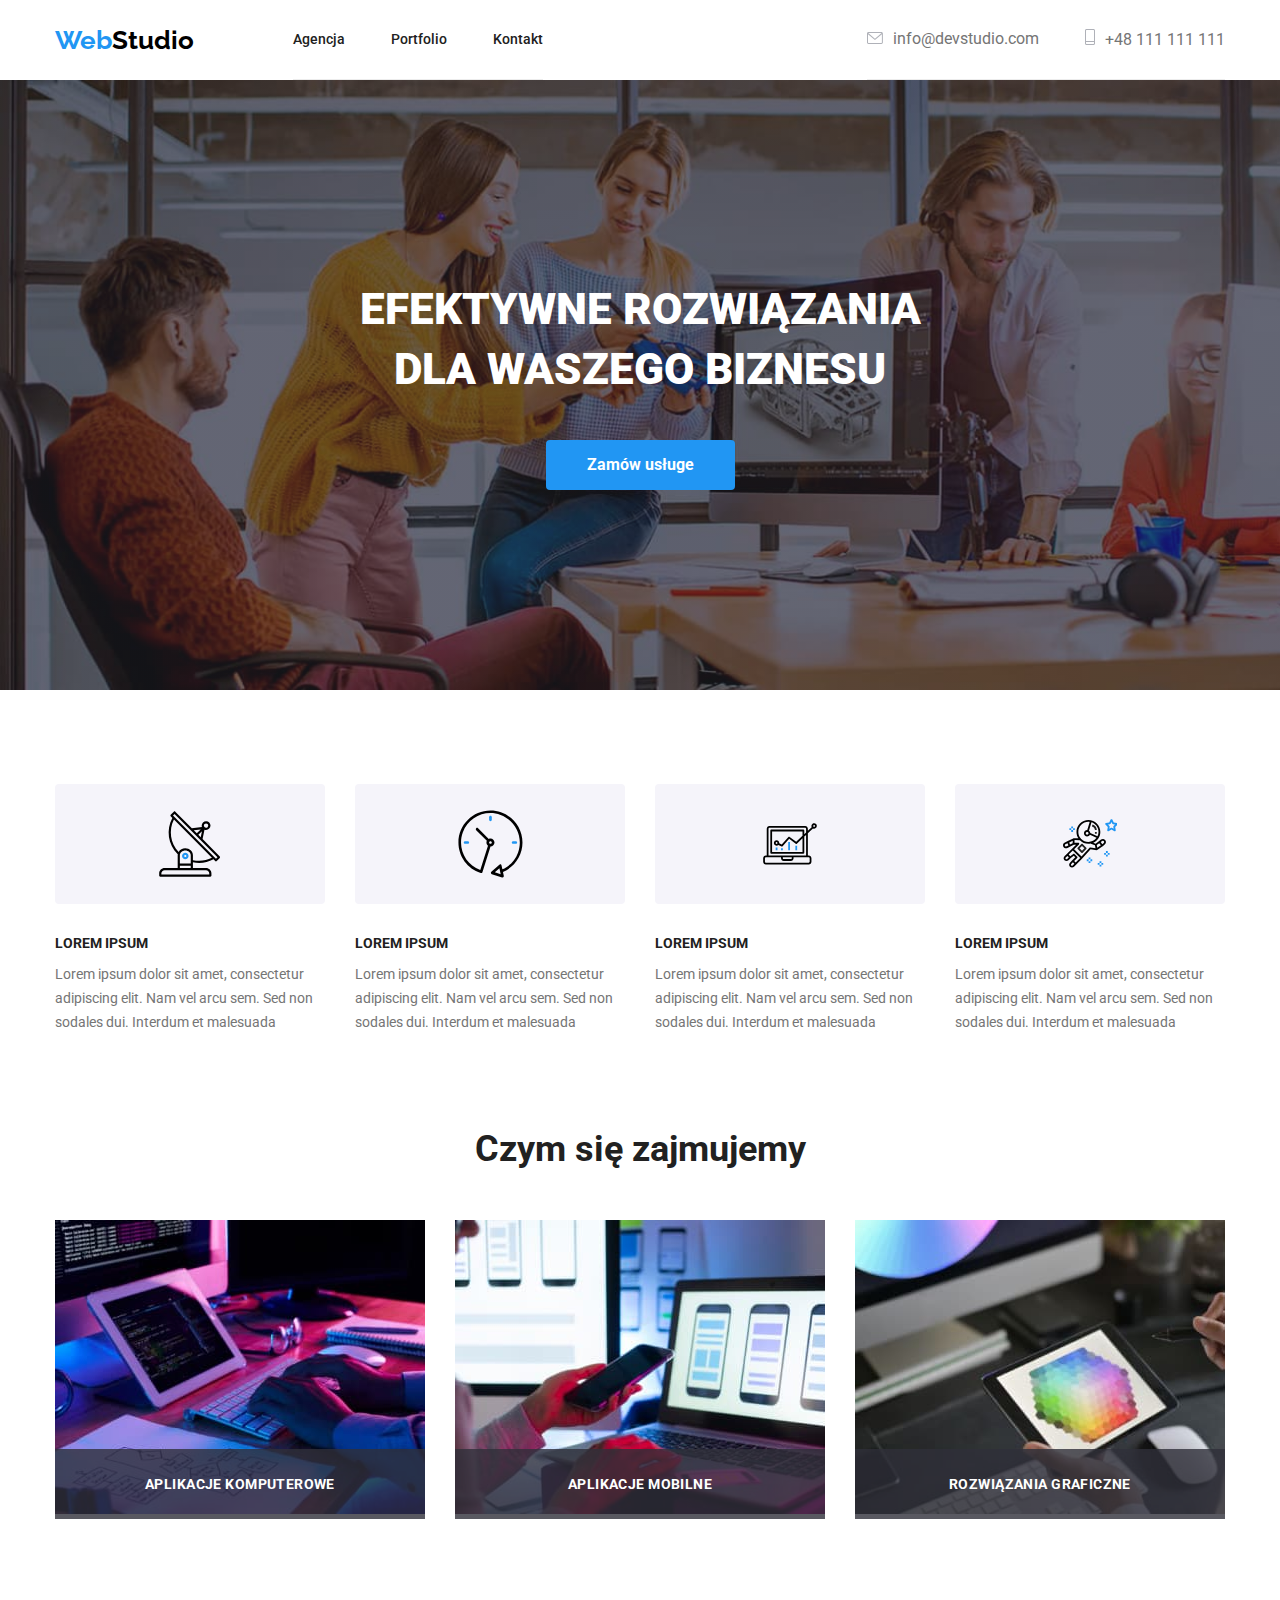
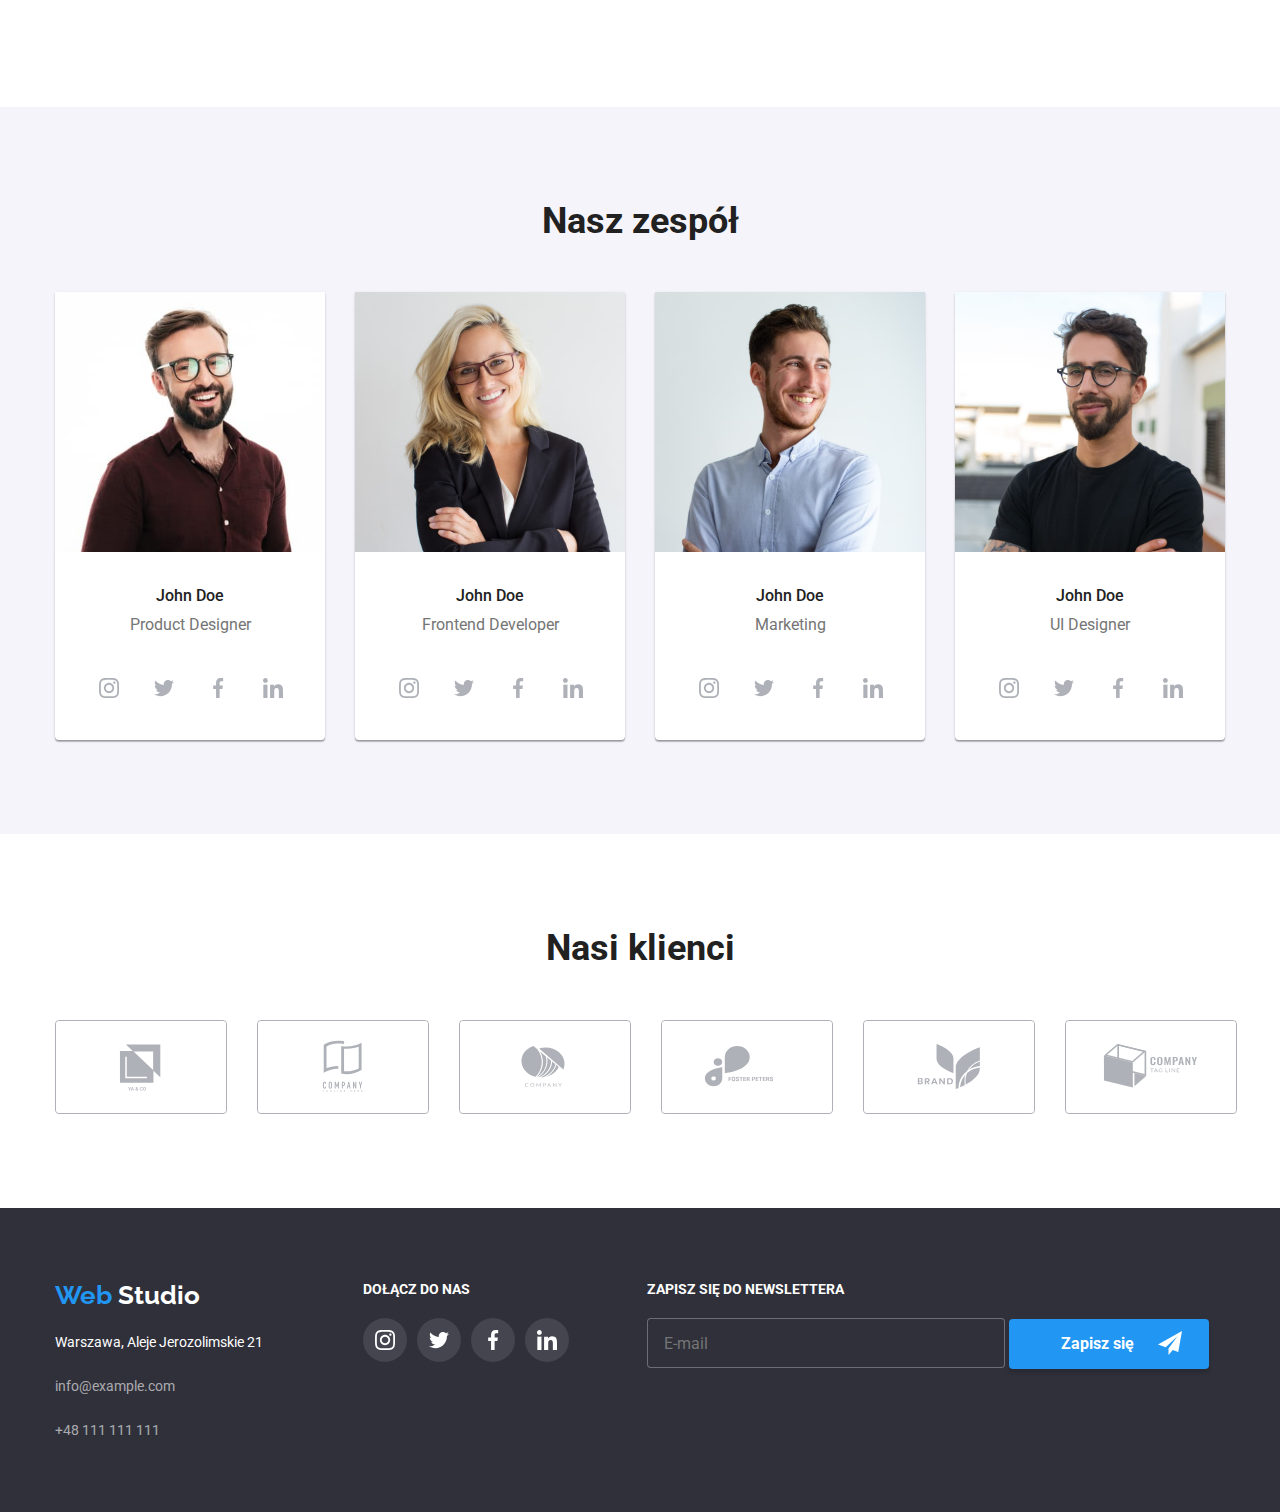
<file: index.html>
<!DOCTYPE html>
<html lang="pl">
  <head>
    <meta charset="UTF-8" />
    <meta http-equiv="X-UA-Compatible" content="IE=edge" />
    <meta name="viewport" content="width=device-width, initial-scale=1.0" />
    <title>Document</title>
    <link
      rel="stylesheet"
      href="https://cdnjs.cloudflare.com/ajax/libs/modern-normalize/1.0.0/modern-normalize.min.css"
    />
    <link rel="preconnect" href="https://fonts.googleapis.com" />
    <link rel="preconnect" href="https://fonts.gstatic.com" crossorigin />
    <link
      href="https://fonts.googleapis.com/css2?family=Raleway:wght@700&family=Roboto:wght@400;500;700;900&display=swap"
      rel="stylesheet"
    />
    <link rel="stylesheet" href="./css/main.css" />
  </head>
  <body>
    <header>
      <div class="container">
        <div class="header">
          <nav class="header-content">
            <a class="webstudio" href="./index.html"
              ><span class="webstudio__logo">Web</span
              ><span class="webstudio__logo2">Studio</span></a
            >
            <ul class="header-nav">
              <li>
                <a class="header-nav__link" href="./index.html">Agencja</a>
              </li>
              <li>
                <a class="header-nav__link" href="./portfolio.html"
                  >Portfolio</a
                >
              </li>
              <li>
                <a class="header-nav__link" href="/kontakt">Kontakt</a>
              </li>
            </ul>
          </nav>
          <ul class="header-nav">
            <li>
              <a class="header-nav__contact" href="mailto:info@devstudio.com"
                ><svg class="header-nav__icon" width="16" height="12">
                  <use href="./images/icons.svg#icon-envelope"></use></svg>info@devstudio.com</a
              >
            </li>
            <li>
              <a class="header-nav__contact" href="tel:+48111111111"
                ><svg class="header-nav__icon" width="10" height="16">
                  <use href="./images/icons.svg#icon-Vector-tel"></use></svg>+48 111 111 111</a>
            </li>
          </ul>
        </div>
      </div>
    </header>
    <main>
      <section class="slider">
        <div class="slider-content">
          <h1>EFEKTYWNE ROZWIĄZANIA<br />DLA WASZEGO BIZNESU</h1>
          <button class="slider-btn-order" type="button" data-modal-open>
            Zamów usługe
          </button>
          <div class="backdrop is-hidden" data-modal>
            <div class="modal">
              <button class="modal-btn" data-modal-close>
                <svg class="icon-vector" width="11" height="11" x="9" y="9">
                  <use href="./images/icons.svg#icon-Vector-1"></use>
                </svg>
              </button>
              <div class="modal-content">
                <p class="modal-content__title">
                  Zostaw swoje dane w formularzu poniżej
                </p>
                <form class="modal-content__items">
                  <fieldset class="modal-content__fieldset">
                    <label class="modal-content__label" for="name">Imie</label>
                    <svg class="modal-content__icon-person">
                      <use href="./images/icons.svg#icon-Vector-person"></use>
                    </svg>
                    <input class="modal-content__input" type="text" id="name" />
                  </fieldset>
                  <fieldset class="modal-content__fieldset">
                    <label class="modal-content__label" for="tel"
                      >Telefon</label
                    >
                    <svg class="modal-content__icon-tel">
                      <use href="./images/icons.svg#icon-Vector-tel"></use>
                    </svg>
                    <input
                      class="modal-content__input"
                      type="tel"
                      id="tel"
                      pattern="[0-9]{3}-[0-9]{3}-[0-9]{3}"
                    />
                  </fieldset>
                  <fieldset class="modal-content__fieldset">
                    <label class="modal-content__label" for="email"
                      >Email</label
                    >
                    <svg class="modal-content__icon-email">
                      <use href="./images/icons.svg#icon-Vector-envelope"></use>
                    </svg>
                    <input
                      class="modal-content__input"
                      type="email"
                      id="email"
                    />
                  </fieldset>
                  <fieldset class="modal-content__fieldset-comment">
                    <label class="modal-content__label" for="comment"
                      >Komentarz</label
                    >
                    <input
                      class="modal-content__textarea"
                      type="textarea"
                      id="comment"
                      placeholder="Wprowadź tekst"
                    />
                  </fieldset>
                  <fieldset class="modal-content__fieldset-legal">
                    <label class="modal-content__label-legal">
                      <input
                        type="checkbox"
                        id="legal"
                        class="modal-content__checkboxinput" />Oświadczam iż
                      akceptuję
                      <a class="modal-content__link-legal" href="#"
                        >Regulamin</a
                      >
                      i
                      <a class="modal-content__link-legal" href="#"
                        >Politykę Prywatności.</a
                      >
                      <span class="modal-content__legal-agreement"
                        ><svg class="modal-content__svg-legal">
                          <use
                            href="./images/icons.svg#icon-Vector-pipe"
                          ></use></svg></span
                    ></label>
                  </fieldset>
                  <button type="submit" class="modal-content__button-send">
                    Wyślij
                  </button>
                </form>
              </div>
            </div>
          </div>
        </div>
      </section>
      <section>
        <div class="container">
          <ul class="lorem-wrapper">
            <li class="lorem-wrapper__items">
              <div class="lorem-wrapper__icon">
                <svg width="65.32" height="70">
                  <use href="./images/icons.svg#icon-antenna"></use>
                </svg>
              </div>
              <h3 class="lorem-wrapper__title">LOREM IPSUM</h3>
              <p>
                Lorem ipsum dolor sit amet, consectetur adipiscing elit. Nam vel
                arcu sem. Sed non sodales dui. Interdum et malesuada
              </p>
            </li>
            <li class="lorem-wrapper__items">
              <div class="lorem-wrapper__icon">
                <svg width="66.96" height="70">
                  <use href="./images/icons.svg#icon-clock"></use>
                </svg>
              </div>
              <h3 class="lorem-wrapper__title">LOREM IPSUM</h3>
              <p>
                Lorem ipsum dolor sit amet, consectetur adipiscing elit. Nam vel
                arcu sem. Sed non sodales dui. Interdum et malesuada
              </p>
            </li>
            <li class="lorem-wrapper__items">
              <div class="lorem-wrapper__icon">
                <svg width="70" height="53.69">
                  <use href="./images/icons.svg#icon-diagram"></use>
                </svg>
              </div>
              <h3 class="lorem-wrapper__title">LOREM IPSUM</h3>
              <p>
                Lorem ipsum dolor sit amet, consectetur adipiscing elit. Nam vel
                arcu sem. Sed non sodales dui. Interdum et malesuada
              </p>
            </li>
            <li class="lorem-wrapper__items">
              <div class="lorem-wrapper__icon">
                <svg width="54.83" height="60.66">
                  <use href="./images/icons.svg#icon-astronaut"></use>
                </svg>
              </div>
              <h3 class="lorem-wrapper__title">LOREM IPSUM</h3>
              <p>
                Lorem ipsum dolor sit amet, consectetur adipiscing elit. Nam vel
                arcu sem. Sed non sodales dui. Interdum et malesuada
              </p>
            </li>
          </ul>
        </div>
      </section>
      <section>
        <div class="container">
          <h2 class="what-we-do__title">Czym się zajmujemy</h2>
          <ul class="what-we-do">
            <li class="what-we-do__item">
              <img
                src="./images/img1.jpg"
                alt="czlowiek pracujacy na komputerze"
                width="370"
                height="294"
              />
              <p class="what-we-do__text">Aplikacje komputerowe</p>
            </li>
            <li class="what-we-do__item">
              <img
                src="./images/img2.jpg"
                alt="czlowiek pracujacy na komputerze 2"
                width="370"
                height="294"
              />
              <p class="what-we-do__text">Aplikacje mobilne</p>
            </li>
            <li class="what-we-do__item">
              <img
                src="./images/img3.jpg"
                alt="czlowiek pracujacy na komputerze 3"
                width="370"
                height="294"
              />
              <p class="what-we-do__text">Rozwiązania graficzne</p>
            </li>
          </ul>
        </div>
      </section>
      <section class="our-team">
        <div class="container">
          <div class="our-team__content">
            <h2 class="our-team__title">Nasz zespół</h2>
            <ul class="our-team__items">
              <li class="our-team__background-photo">
                <img
                  src="./images/img4.jpg"
                  alt="zdjecie John Doe"
                  width="270"
                  height="260"
                />
                <h4 class="our-team__name">John Doe</h4>
                <h3 class="our-team__profession">Product Designer</h3>
                <ul class="our-team__SM-items">
                  <li>
                    <a class="our-team__SM-link" href="#"
                      ><svg class="our-team__SM-icon" width="20" height="20">
                        <use
                          href="./images/icons.svg#icon-instagram"
                        ></use></svg></a>
                  </li>
                  <li>
                    <a class="our-team__SM-link" href="#"
                      ><svg class="our-team__SM-icon" width="20" height="20">
                        <use href="./images/icons.svg#icon-twitter"></use></svg></a>
                  </li>
                  <li>
                    <a class="our-team__SM-link" href="#"
                      ><svg class="our-team__SM-icon" width="20" height="20">
                        <use href="./images/icons.svg#icon-facebook"></use></svg></a>
                  </li>
                  <li>
                    <a class="our-team__SM-link" href="#"
                      ><svg class="our-team__SM-icon" width="20" height="20">
                        <use href="./images/icons.svg#icon-linkedin"></use></svg></a>
                  </li>
                </ul>
              </li>
              <li class="our-team__background-photo">
                <img
                  src="./images/img5.jpg"
                  alt="zdjecie John Doe 2"
                  width="270"
                  height="260"
                />
                <h4 class="our-team__name">John Doe</h4>
                <h3 class="our-team__profession">Frontend Developer</h3>
                <ul class="our-team__SM-items">
                  <li>
                    <a class="our-team__SM-link" href="#"
                      ><svg class="our-team__SM-icon" width="20" height="20">
                        <use
                          href="./images/icons.svg#icon-instagram"
                        ></use></svg></a>
                  </li>
                  <li>
                    <a class="our-team__SM-link" href="#"
                      ><svg class="our-team__SM-icon" width="20" height="20">
                        <use href="./images/icons.svg#icon-twitter"></use></svg></a>
                  </li>
                  <li>
                    <a class="our-team__SM-link" href="#"
                      ><svg class="our-team__SM-icon" width="20" height="20">
                        <use href="./images/icons.svg#icon-facebook"></use></svg></a>
                  </li>
                  <li>
                    <a class="our-team__SM-link" href="#"
                      ><svg class="our-team__SM-icon" width="20" height="20">
                        <use href="./images/icons.svg#icon-linkedin"></use></svg></a>
                  </li>
                </ul>
              </li>
              <li class="our-team__background-photo">
                <img
                  src="./images/img6.jpg"
                  alt="zdjecie John Doe 3"
                  width="270"
                  height="260"
                />
                <h4 class="our-team__name">John Doe</h4>
                <h3 class="our-team__profession">Marketing</h3>
                <ul class="our-team__SM-items">
                  <li>
                    <a class="our-team__SM-link" href="#"
                      ><svg class="our-team__SM-icon" width="20" height="20">
                        <use
                          href="./images/icons.svg#icon-instagram"
                        ></use></svg></a>
                  </li>
                  <li>
                    <a class="our-team__SM-link" href="#"
                      ><svg class="our-team__SM-icon" width="20" height="20">
                        <use href="./images/icons.svg#icon-twitter"></use></svg></a>
                  </li>
                  <li>
                    <a class="our-team__SM-link" href="#"
                      ><svg class="our-team__SM-icon" width="20" height="20">
                        <use href="./images/icons.svg#icon-facebook"></use></svg></a>
                  </li>
                  <li>
                    <a class="our-team__SM-link" href="#"
                      ><svg class="our-team__SM-icon" width="20" height="20">
                        <use href="./images/icons.svg#icon-linkedin"></use></svg></a>
                  </li>
                </ul>
              </li>
              <li class="our-team__background-photo">
                <img
                  src="./images/img7.jpg"
                  alt="zdjecie John Doe 4"
                  width="270"
                  height="260"
                />
                <h4 class="our-team__name">John Doe</h4>
                <h3 class="our-team__profession">UI Designer</h3>
                <ul class="our-team__SM-items">
                  <li>
                    <a class="our-team__SM-link" href="#"
                      ><svg class="our-team__SM-icon" width="20" height="20">
                        <use
                          href="./images/icons.svg#icon-instagram"
                        ></use></svg></a>
                  </li>
                  <li>
                    <a class="our-team__SM-link" href="#"
                      ><svg class="our-team__SM-icon" width="20" height="20">
                        <use href="./images/icons.svg#icon-twitter"></use></svg></a>
                  </li>
                  <li>
                    <a class="our-team__SM-link" href="#"
                      ><svg class="our-team__SM-icon" width="20" height="20">
                        <use href="./images/icons.svg#icon-facebook"></use></svg></a>
                  </li>
                  <li>
                    <a class="our-team__SM-link" href="#"
                      ><svg class="our-team__SM-icon" width="20" height="20">
                        <use href="./images/icons.svg#icon-linkedin"></use></svg></a>
                  </li>
                </ul>
              </li>
            </ul>
          </div>
        </div>
      </section>
      <section>
        <div class="container">
          <h2 class="our-customers__title">Nasi klienci</h2>
          <ul class="our-customers__content">
            <li class="our-customers__items">
              <a class="our-customers__link" href="#">
                <svg
                  class="our-customers__icon"
                  width="106"
                  height="60.04"
                  x="32"
                  y="16"
                >
                  <use href="./images/icons.svg#icon-Logo-yaco"></use></svg></a>
            </li>
            <li class="our-customers__items">
              <a class="our-customers__link" href="#">
                <svg
                  class="our-customers__icon"
                  width="106"
                  height="60.04"
                  x="32"
                  y="16"
                >
                  <use href="./images/icons.svg#icon-Logo-company"></use></svg></a>
            </li>
            <li class="our-customers__items">
              <a class="our-customers__link" href="#">
                <svg
                  class="our-customers__icon"
                  width="106"
                  height="60.04"
                  x="32"
                  y="16"
                >
                  <use
                    href="./images/icons.svg#icon-Logo-company-circle"></use></svg></a>
            </li>
            <li class="our-customers__items">
              <a class="our-customers__link" href="#">
                <svg
                  class="our-customers__icon"
                  width="106"
                  height="60.04"
                  x="32"
                  y="16"
                >
                  <use
                    href="./images/icons.svg#icon-Logo-fosterpeters"
                  ></use></svg></a>
            </li>
            <li class="our-customers__items">
              <a class="our-customers__link" href="#">
                <svg
                  class="our-customers__icon"
                  width="106"
                  height="60.04"
                  x="32"
                  y="16"
                >
                  <use href="./images/icons.svg#icon-Logo-brand"></use></svg></a>
            </li>
            <li class="our-customers__items">
              <a class="our-customers__link" href="#">
                <svg
                  class="our-customers__icon"
                  width="106"
                  height="60.04"
                  x="32"
                  y="16"
                >
                  <use href="./images/icons.svg#icon-Logo-tagline"></use></svg></a>
            </li>
          </ul>
        </div>
      </section>
    </main>
    <footer class="footer-container">
      <div class="container">
        <div class="footer-layout">
          <div class="footer">
            <div class="footer__webstudio">
              <a class="footer__webstudio-link" href="/"
                ><span class="footer__webstudio-logo">Web</span
                ><span class="footer__webstudio-logo3"> Studio</span></a
              >
            </div>
            <address class="footer__adress">
              Warszawa, Aleje Jerozolimskie 21
            </address>
            <ul class="footer">
              <li class="footer__contact">
                <a class="footer__contact-link" href="mailto:info@example.com"
                  >info@example.com</a
                >
              </li>
              <li class="footer__contact">
                <a class="footer__contact-link" href="tel:+48111111111"
                  >+48 111 111 111</a
                >
              </li>
            </ul>
          </div>
          <div class="SM-footer">
            <span class="SM-footer__join-us">Dołącz do nas</span>
            <ul class="SM-footer__list">
              <li class="SM-footer__items">
                <a class="SM-footer__link" href="#"
                  ><svg class="SM-footer__icon" width="20" height="20">
                    <use
                      href="./images/icons.svg#icon-instagram-footer"
                    ></use></svg></a>
              </li>
              <li class="SM-footer__items">
                <a class="SM-footer__link" href="#"
                  ><svg class="SM-footer__icon" width="20" height="20">
                    <use
                      href="./images/icons.svg#icon-twitter-footer"
                    ></use></svg></a>
              </li>
              <li class="SM-footer__items">
                <a class="SM-footer__link" href="#"
                  ><svg class="SM-footer__icon" width="20" height="20">
                    <use
                      href="./images/icons.svg#icon-facebook-footer"
                    ></use></svg></a>
              </li>
              <li class="SM-footer__items">
                <a class="SM-footer__link" href="#"
                  ><svg class="SM-footer__icon" width="20" height="20">
                    <use
                      href="./images/icons.svg#icon-linkedin-footer"
                    ></use></svg></a>
              </li>
            </ul>
          </div>
          <div class="newsletter">
            <span class="newsletter__text">Zapisz się do newslettera</span>
            <form class="newsletter__join">
              <input
                class="newsletter__input"
                type="email"
                placeholder="E-mail"
              />
              <button class="newsletter__button" type="submit">
                <span class="newsletter__signUp">Zapisz się</span
                ><svg class="newsletter__icon" width="24" height="24">
                  <use href="./images/icons.svg#icon-icon-send"></use>
                </svg>
              </button>
            </form>
          </div>
        </div>
      </div>
    </footer>
    <script src="./js/modal.js"></script>
  </body>
</html>
</file>
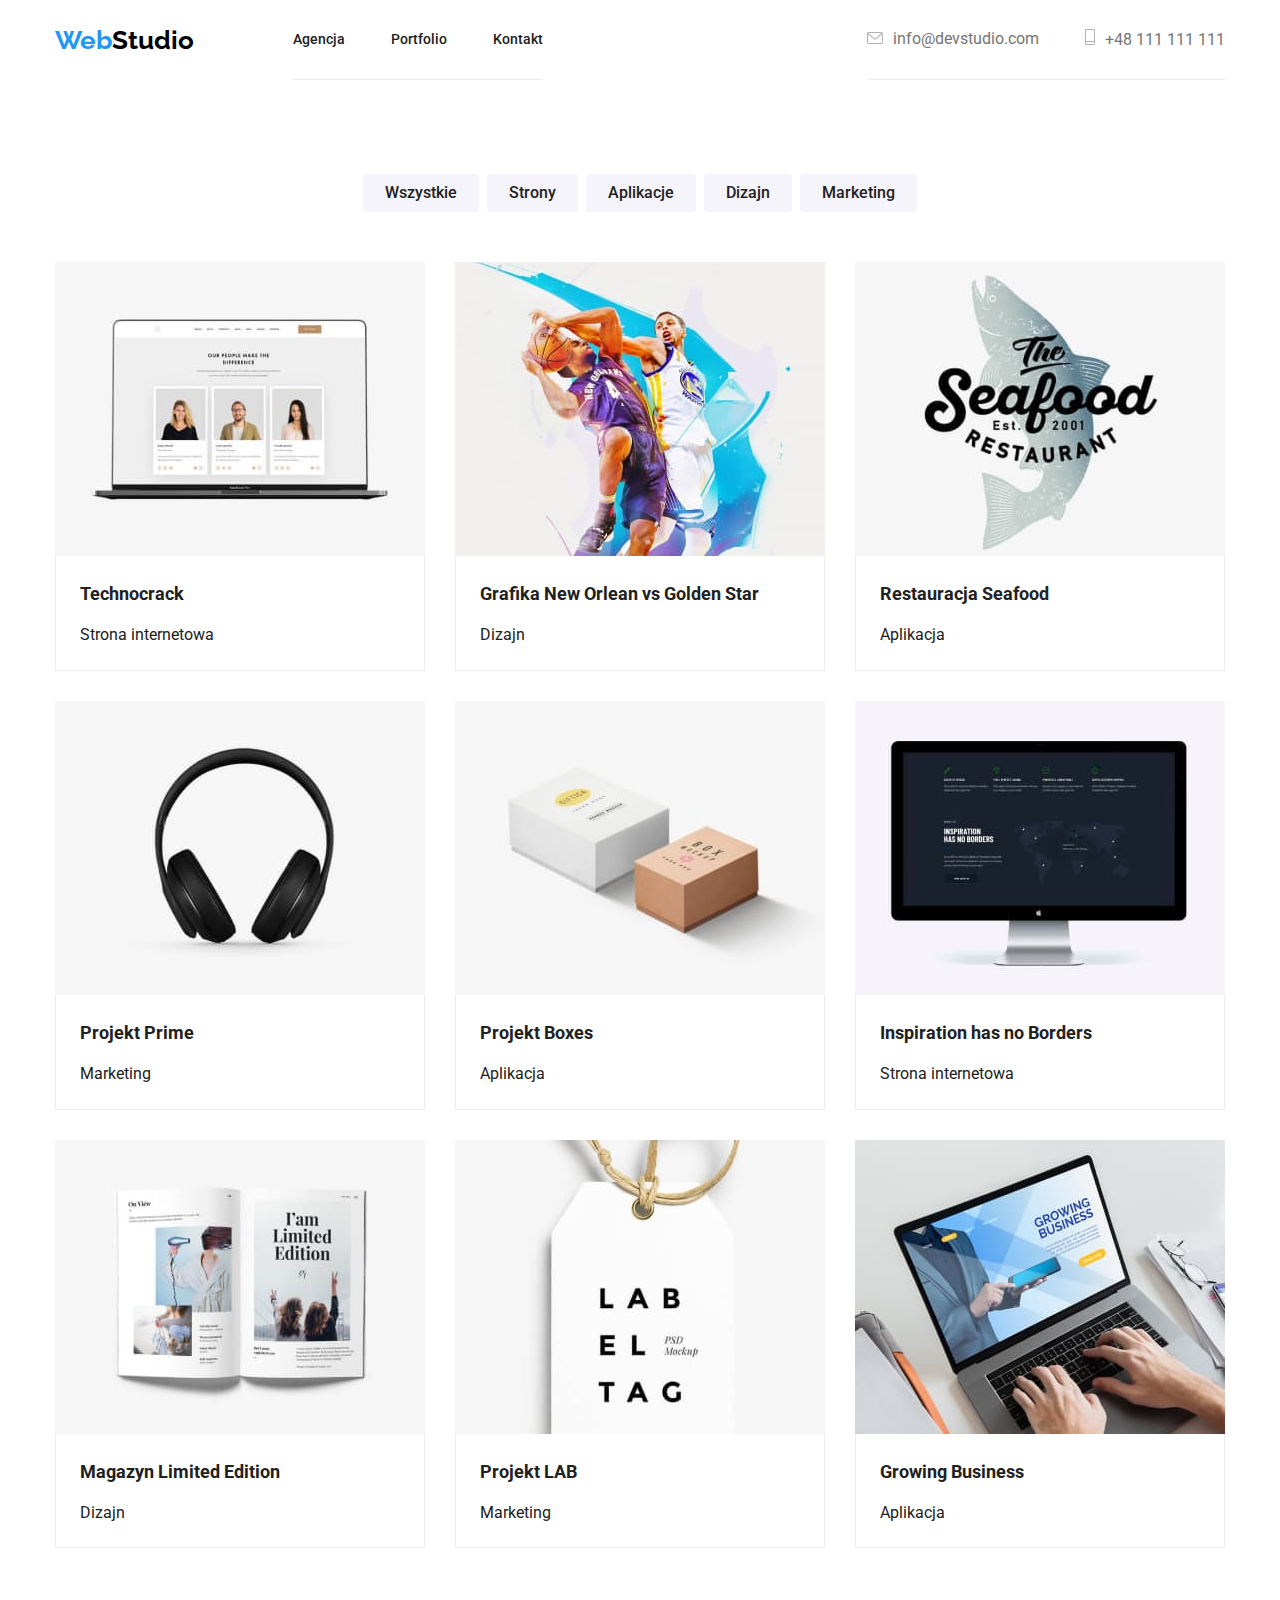
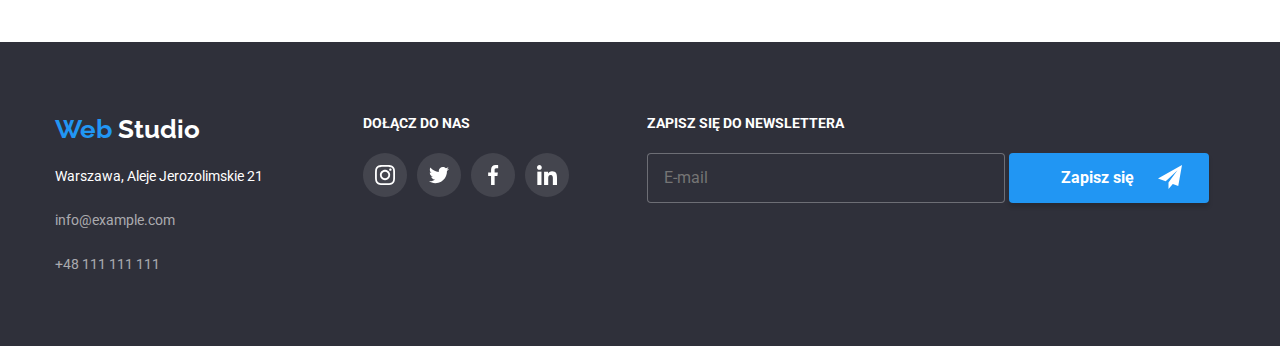
<file: portfolio.html>
<!DOCTYPE html>
<html lang="en">
  <head>
    <meta charset="UTF-8" />
    <meta http-equiv="X-UA-Compatible" content="IE=edge" />
    <meta name="viewport" content="width=device-width, initial-scale=1.0" />
    <title>Document</title>
    <link
      rel="stylesheet"
      href="https://cdnjs.cloudflare.com/ajax/libs/modern-normalize/1.0.0/modern-normalize.min.css"
    />
    <link rel="preconnect" href="https://fonts.googleapis.com" />
    <link rel="preconnect" href="https://fonts.gstatic.com" crossorigin />
    <link
      href="https://fonts.googleapis.com/css2?family=Raleway:wght@700&family=Roboto:wght@400;500;700;900&display=swap"
      rel="stylesheet"
    />
    <link rel="stylesheet" href="./css/main.css" />
  </head>
  <body>
    <header-nav>
      <div class="container">
        <div class="header">
          <nav class="header-content">
            <a class="webstudio" href="/index.html"
              ><span class="webstudio__logo">Web</span
              ><span class="webstudio__logo2">Studio</span></a
            >
            <ul class="header-nav">
              <li>
                <a class="header-nav__link" href="./index.html">Agencja</a>
              </li>
              <li>
                <a class="header-nav__link" href="./portfolio.html"
                  >Portfolio</a
                >
              </li>
              <li><a class="header-nav__link" href="/kontakt">Kontakt</a></li>
            </ul>
          </nav>
          <ul class="header-nav">
            <li>
              <a class="header-nav__contact" href="mailto:info@devstudio.com"
                ><svg class="header-nav__icon" width="16" height="12">
                  <use href="./images/icons.svg#icon-envelope"></use></svg>info@devstudio.com</a>
            </li>

            <li>
              <a class="header-nav__contact" href="tel:+48111111111"
                ><svg class="header-nav__icon" width="10" height="16">
                  <use href="./images/icons.svg#icon-Vector-tel"></use></svg>+48 111 111 111</a
              >
            </li>
          </ul>
        </div>
      </div>
    </header-nav>

    <main>
      <section>
        <div class="container">
          <ul class="portfolio">
            <li>
              <button class="portfolio__button" type="button">Wszystkie</button>
            </li>
            <li>
              <button class="portfolio__button" type="button">Strony</button>
            </li>
            <li>
              <button class="portfolio__button" type="button">Aplikacje</button>
            </li>
            <li>
              <button class="portfolio__button" type="button">Dizajn</button>
            </li>
            <li>
              <button class="portfolio__button" type="button">Marketing</button>
            </li>
          </ul>

          <ul class="grid">
            <li class="grid__item">
              <div class="grid__overlay--hidden">
                <img
                  src="./images/img8.jpg"
                  alt="strona internetowa technocrack"
                  width="370"
                  height="294"
                />
                <div class="grid__overlay">
                  <p class="grid__overlay-text">
                    Technocrack jest popularną platformą wykorzystywaną do
                    rozpowszechniania koronawirusa. Firmy wykorzystują tę
                    platformę do celów szpiegowskich i ataków na
                    niezabezpieczone serwery konkurencji
                  </p>
                </div>
              </div>
              <div class="grid__border-img">
                <h4 class="grid__title">Technocrack</h4>
                <h3 class="grid__subtitle">Strona internetowa</h3>
              </div>
            </li>
            <li class="grid__item">
              <div class="grid__overlay--hidden">
                <img
                  src="./images/img9.jpg"
                  alt="Grafika New Orlean vs Golden Star"
                  width="370"
                  height="294"
                />
                <div class="grid__overlay">
                  <p class="grid__overlay-text">
                    Technocrack jest popularną platformą wykorzystywaną do
                    rozpowszechniania koronawirusa. Firmy wykorzystują tę
                    platformę do celów szpiegowskich i ataków na
                    niezabezpieczone serwery konkurencji
                  </p>
                </div>
              </div>
              <div class="grid__border-img">
                <h4 class="grid__title">Grafika New Orlean vs Golden Star</h4>
                <h3 class="grid__subtitle">Dizajn</h3>
              </div>
            </li>
            <li class="grid__item">
              <div class="grid__overlay--hidden">
                <img
                  src="./images/img10.jpg"
                  alt="webstudio__logo aplikacji Restauracja Seafood"
                  width="370"
                  height="294"
                />
                <div class="grid__overlay">
                  <p class="grid__overlay-text">
                    Technocrack jest popularną platformą wykorzystywaną do
                    rozpowszechniania koronawirusa. Firmy wykorzystują tę
                    platformę do celów szpiegowskich i ataków na
                    niezabezpieczone serwery konkurencji
                  </p>
                </div>
              </div>
              <div class="grid__border-img">
                <h4 class="grid__title">Restauracja Seafood</h4>
                <h3 class="grid__subtitle">Aplikacja</h3>
              </div>
            </li>
            <li class="grid__item">
              <div class="grid__overlay--hidden">
                <img
                  src="./images/img11.jpg"
                  alt="Projekt Prime sluchawki"
                  width="370"
                  height="294"
                />
                <div class="grid__overlay">
                  <p class="grid__overlay-text">
                    Technocrack jest popularną platformą wykorzystywaną do
                    rozpowszechniania koronawirusa. Firmy wykorzystują tę
                    platformę do celów szpiegowskich i ataków na
                    niezabezpieczone serwery konkurencji
                  </p>
                </div>
              </div>
              <div class="grid__border-img">
                <h4 class="grid__title">Projekt Prime</h4>
                <h3 class="grid__subtitle">Marketing</h3>
              </div>
            </li>
            <li class="grid__item">
              <div class="grid__overlay--hidden">
                <img
                  src="./images/img12.jpg"
                  alt="Projekt Boxes dwa pudelka"
                  width="370"
                  height="294"
                />
                <div class="grid__overlay">
                  <p class="grid__overlay-text">
                    Technocrack jest popularną platformą wykorzystywaną do
                    rozpowszechniania koronawirusa. Firmy wykorzystują tę
                    platformę do celów szpiegowskich i ataków na
                    niezabezpieczone serwery konkurencji
                  </p>
                </div>
              </div>
              <div class="grid__border-img">
                <h4 class="grid__title">Projekt Boxes</h4>
                <h3 class="grid__subtitle">Aplikacja</h3>
              </div>
            </li>
            <li class="grid__item">
              <div class="grid__overlay--hidden">
                <img
                  src="./images/img13.jpg"
                  alt="Inspiration has no Borders monitor"
                  width="370"
                  height="294"
                />
                <div class="grid__overlay">
                  <p class="grid__overlay-text">
                    Technocrack jest popularną platformą wykorzystywaną do
                    rozpowszechniania koronawirusa. Firmy wykorzystują tę
                    platformę do celów szpiegowskich i ataków na
                    niezabezpieczone serwery konkurencji
                  </p>
                </div>
              </div>
              <div class="grid__border-img">
                <h4 class="grid__title">Inspiration has no Borders</h4>
                <h3 class="grid__subtitle">Strona internetowa</h3>
              </div>
            </li>
            <li class="grid__item">
              <div class="grid__overlay--hidden">
                <img
                  src="./images/img14.jpg"
                  alt="Magazyn Limited Edition"
                  width="370"
                  height="294"
                />
                <div class="grid__overlay">
                  <p class="grid__overlay-text">
                    Technocrack jest popularną platformą wykorzystywaną do
                    rozpowszechniania koronawirusa. Firmy wykorzystują tę
                    platformę do celów szpiegowskich i ataków na
                    niezabezpieczone serwery konkurencji
                  </p>
                </div>
              </div>
              <div class="grid__border-img">
                <h4 class="grid__title">Magazyn Limited Edition</h4>
                <h3 class="grid__subtitle">Dizajn</h3>
              </div>
            </li>
            <li class="grid__item">
              <div class="grid__overlay--hidden">
                <img
                  src="./images/img15.jpg"
                  alt="Projekt LAB etykieta"
                  width="370"
                  height="294"
                />
                <div class="grid__overlay">
                  <p class="grid__overlay-text">
                    Technocrack jest popularną platformą wykorzystywaną do
                    rozpowszechniania koronawirusa. Firmy wykorzystują tę
                    platformę do celów szpiegowskich i ataków na
                    niezabezpieczone serwery konkurencji
                  </p>
                </div>
              </div>
              <div class="grid__border-img">
                <h4 class="grid__title">Projekt LAB</h4>
                <h3 class="grid__subtitle">Marketing</h3>
              </div>
            </li>
            <li class="grid__item">
              <div class="grid__overlay--hidden">
                <img
                  src="./images/img16.jpg"
                  alt="Growing Business strona aplikacji"
                  width="370"
                  height="294"
                />
                <div class="grid__overlay">
                  <p class="grid__overlay-text">
                    Technocrack jest popularną platformą wykorzystywaną do
                    rozpowszechniania koronawirusa. Firmy wykorzystują tę
                    platformę do celów szpiegowskich i ataków na
                    niezabezpieczone serwery konkurencji
                  </p>
                </div>
              </div>
              <div class="grid__border-img">
                <h4 class="grid__title">Growing Business</h4>
                <h3 class="grid__subtitle">Aplikacja</h3>
              </div>
            </li>
          </ul>
        </div>
      </section>
    </main>

    <footer class="footer-container">
      <div class="container">
        <div class="footer-layout">
          <div class="footer">
            <div class="footer__webstudio">
              <a class="footer__webstudio-link" href="/"
                ><span class="footer__webstudio-logo">Web</span
                ><span class="footer__webstudio-logo3"> Studio</span></a
              >
            </div>
            <address class="footer__adress">
              Warszawa, Aleje Jerozolimskie 21
            </address>
            <ul class="footer">
              <li class="footer__contact">
                <a class="footer__contact-link" href="mailto:info@example.com"
                  >info@example.com</a
                >
              </li>
              <li class="footer__contact">
                <a class="footer__contact-link" href="tel:+48111111111"
                  >+48 111 111 111</a
                >
              </li>
            </ul>
          </div>
          <div class="SM-footer">
            <span class="SM-footer__join-us">Dołącz do nas</span>
            <ul class="SM-footer__list">
              <li class="SM-footer__items">
                <a class="SM-footer__link" href="#"
                  ><svg class="SM-footer__icon" width="20" height="20">
                    <use
                      href="./images/icons.svg#icon-instagram-footer"
                    ></use></svg></a>
              </li>
              <li class="SM-footer__items">
                <a class="SM-footer__link" href="#"
                  ><svg class="SM-footer__icon" width="20" height="20">
                    <use
                      href="./images/icons.svg#icon-twitter-footer"
                    ></use></svg></a>
              </li>
              <li class="SM-footer__items">
                <a class="SM-footer__link" href="#"
                  ><svg class="SM-footer__icon" width="20" height="20">
                    <use
                      href="./images/icons.svg#icon-facebook-footer"
                    ></use></svg></a>
              </li>
              <li class="SM-footer__items">
                <a class="SM-footer__link" href="#"
                  ><svg class="SM-footer__icon" width="20" height="20">
                    <use
                      href="./images/icons.svg#icon-linkedin-footer"
                    ></use></svg></a>
              </li>
            </ul>
          </div>
          <div class="newsletter">
            <span class="newsletter__text">Zapisz się do newslettera</span>
            <form class="newsletter__join">
              <input
                class="newsletter__input"
                type="email"
                placeholder="E-mail"
              />
              <button class="newsletter__button" type="submit">
                <span class="newsletter__signUp">Zapisz się</span
                ><svg class="newsletter__icon" width="24" height="24">
                  <use href="./images/icons.svg#icon-icon-send"></use>
                </svg>
              </button>
            </form>
          </div>
        </div>
      </div>
    </footer>
  </body>
</html>
</file>
<file: css/main.css>
.grid__overlay--hidden {
  width: 370px;
  height: 294px;
  position: relative;
  overflow: hidden;
}

.grid__overlay {
  position: absolute;
  width: 100%;
  height: 101%;
  padding: 49px 45px 49px 24px;
}

.grid__overlay-text {
  font-family: "Roboto";
  font-style: normal;
  font-size: 18px;
  font-weight: 400;
  line-height: 28px;
  letter-spacing: 0.03em;
  color: var(--main-white);
  text-align: left;
}

.grid__overlay--hidden:hover .grid__overlay {
  -webkit-transform: translate(0%, -100%);
          transform: translate(0%, -100%);
  -webkit-transition: cubic-bezier(0.4, 0, 0.2, 1);
  transition: cubic-bezier(0.4, 0, 0.2, 1);
  background: rgba(33, 150, 243, 0.9);
  height: 100%;
  -webkit-transition-duration: 3s;
          transition-duration: 3s;
}

.is-hidden {
  -webkit-transform: translateX(-100%);
          transform: translateX(-100%);
}

*,
*::after,
*::before {
  margin: 0;
  padding: 0;
}

ul {
  list-style-type: none;
}

a:link {
  text-decoration: none;
}

a:link .header-nav__contact {
  text-decoration: none;
}

a:visited {
  text-decoration: none;
}

a:active {
  text-decoration: none;
}

.footer {
  padding-left: 0;
}

.footer__contact {
  padding: 9px 0;
}

.footer__webstudio {
  padding: 0 0 20px;
}

.our-team {
  background-color: var(--background-white);
}

.slider {
  background-color: var(--background-grey);
  max-width: 1600px;
  margin-bottom: 94px;
  background-image: -webkit-gradient(linear, left top, left bottom, from(rgba(47, 48, 58, 0.4)), to(rgba(47, 48, 58, 0.4))), url(../images/img17.jpg);
  background-image: linear-gradient(rgba(47, 48, 58, 0.4), rgba(47, 48, 58, 0.4)), url(../images/img17.jpg);
  background-repeat: no-repeat;
  background-size: cover;
  margin: 0 auto;
}

.container {
  max-width: 1200px;
  padding: 0 15px;
  margin: 0 auto;
  -webkit-box-align: center;
      -ms-flex-align: center;
          align-items: center;
}

.footer-container {
  background-color: var(--background-grey);
}

.webstudio {
  font-family: "Raleway", sans-serif;
  font-style: normal;
  font-weight: 700;
  font-size: 26px;
  line-height: 31px;
  width: 145px;
  margin-right: 93px;
}

.footer__webstudio-link {
  font-family: "Raleway", sans-serif;
  font-style: normal;
  font-weight: 700;
  font-size: 26px;
  line-height: 31px;
  width: 145px;
  margin-right: 93px;
}

.webstudio__logo {
  color: var(--main-blue);
}
.webstudio__logo:active {
  color: var(--main-blue);
}

.footer__webstudio-logo {
  color: var(--main-blue);
}
.footer__webstudio-logo:active {
  color: var(--main-blue);
}

.webstudio__logo2 {
  color: var(--logo-black);
  margin-right: 93px;
  -webkit-transition: color;
  transition: color;
  -webkit-transition-duration: 250ms;
          transition-duration: 250ms;
  -webkit-transition-timing-function: cubic-bezier(0.4, 0, 0.2, 1);
          transition-timing-function: cubic-bezier(0.4, 0, 0.2, 1);
}
.webstudio__logo2:active {
  color: var(--main-blue);
}

.footer__webstudio-logo3 {
  color: var(--main-white);
  -webkit-transition: color;
  transition: color;
  -webkit-transition-duration: 250ms;
          transition-duration: 250ms;
  -webkit-transition-timing-function: cubic-bezier(0.4, 0, 0.2, 1);
          transition-timing-function: cubic-bezier(0.4, 0, 0.2, 1);
}
.footer__webstudio-logo3:active {
  color: var(--main-blue);
}

.webstudio__logo:hover,
.webstudio__logo2:hover,
.webstudio__logo:focus,
.webstudio__logo2:focus {
  color: var(--main-blue);
}

.footer__webstudio-logo3:hover,
.footer__webstudio-logo3:focus {
  color: var(--main-blue);
}

.footer__webstudio-logo:hover,
.footer__webstudio-logo:focus {
  color: var(--main-blue);
}

.modal-content__link-legal {
  color: var(--main-blue);
  border-bottom: 1px solid var(--main-blue);
}
.modal-content__link-legal::after {
  color: var(--main-blue);
}

.backdrop {
  display: -webkit-box;
  display: -ms-flexbox;
  display: flex;
  position: fixed;
  left: 0;
  top: 0;
  width: 100%;
  height: 100%;
  background-color: rgba(0, 0, 0, 0.2);
  -webkit-transition: -webkit-transform 0.5s;
  transition: -webkit-transform 0.5s;
  transition: transform 0.5s;
  transition: transform 0.5s, -webkit-transform 0.5s;
}

.modal {
  height: 581px;
  width: 528px;
  left: 536px;
  top: 221px;
  border-radius: 4px;
  background-color: rgb(255, 255, 255);
  -webkit-box-shadow: 0px 1px 3px rgba(0, 0, 0, 0.12), 0px 1px 1px rgba(0, 0, 0, 0.14), 0px 2px 1px rgba(0, 0, 0, 0.2);
          box-shadow: 0px 1px 3px rgba(0, 0, 0, 0.12), 0px 1px 1px rgba(0, 0, 0, 0.14), 0px 2px 1px rgba(0, 0, 0, 0.2);
  margin: auto;
  display: -webkit-box;
  display: -ms-flexbox;
  display: flex;
}

.modal-btn {
  cursor: pointer;
  width: 30px;
  height: 30px;
  border-radius: 50%;
  background: rgb(255, 255, 255);
  border: 1px solid rgba(0, 0, 0, 0.1);
  margin: 8px 8px 543px 490px;
  position: fixed;
}

.modal-content__title {
  font-size: 20px;
  font-weight: 700;
  line-height: 23px;
  letter-spacing: 0.03em;
  text-align: center;
  color: var(--black-main);
  padding: 40px 40px 30px 40px;
}

.modal-content {
  display: -webkit-box;
  display: -ms-flexbox;
  display: flex;
  -webkit-box-orient: vertical;
  -webkit-box-direction: normal;
      -ms-flex-direction: column;
          flex-direction: column;
  -webkit-box-align: center;
      -ms-flex-align: center;
          align-items: center;
}

.modal-content__items .modal-content__icon-person {
  width: 12px;
  height: 12px;
  margin: 14px 15px 14px 15px;
}

.modal-content__items .modal-content__icon-tel {
  width: 13px;
  height: 13px;
  margin: 14px 15px 14px 15px;
}

.modal-content__items .modal-content__icon-email {
  width: 15px;
  height: 12px;
  margin: 14px 15px 14px 15px;
}

.modal-content__items .modal-content__input {
  border: 0;
  background-color: transparent;
}

.modal-content__items .modal-content__input:focus {
  outline: 0;
}

.modal-content__fieldset:has(input:focus) {
  -webkit-transition: border;
  transition: border;
  -webkit-transition-duration: 250ms;
          transition-duration: 250ms;
  -webkit-transition-timing-function: cubic-bezier(0.4, 0, 0.2, 1);
          transition-timing-function: cubic-bezier(0.4, 0, 0.2, 1);
  border-color: rgb(33, 150, 243);
}

.modal-content__fieldset:has(input:focus) .modal-content__icon-person {
  fill: rgb(33, 150, 243);
  -webkit-transition: fill;
  transition: fill;
  -webkit-transition-duration: 250ms;
          transition-duration: 250ms;
  -webkit-transition-timing-function: cubic-bezier(0.4, 0, 0.2, 1);
          transition-timing-function: cubic-bezier(0.4, 0, 0.2, 1);
}

.modal-content__fieldset:has(input:focus) .modal-content__icon-tel {
  fill: rgb(33, 150, 243);
  -webkit-transition: fill;
  transition: fill;
  -webkit-transition-duration: 250ms;
          transition-duration: 250ms;
  -webkit-transition-timing-function: cubic-bezier(0.4, 0, 0.2, 1);
          transition-timing-function: cubic-bezier(0.4, 0, 0.2, 1);
}

.modal-content__fieldset:has(input:focus) .modal-content__icon-email {
  fill: rgb(33, 150, 243);
  -webkit-transition: fill;
  transition: fill;
  -webkit-transition-duration: 250ms;
          transition-duration: 250ms;
  -webkit-transition-timing-function: cubic-bezier(0.4, 0, 0.2, 1);
          transition-timing-function: cubic-bezier(0.4, 0, 0.2, 1);
}

.modal-content__fieldset:has(input:invalid) {
  border-color: red;
}

.modal-content__fieldset {
  display: -webkit-box;
  display: -ms-flexbox;
  display: flex;
  position: relative;
  border-radius: 4px;
  margin: 20px 40px 28px 40px;
  width: 448px;
  height: 40px;
  border: 1px solid rgba(33, 33, 33, 0.2);
  background: var(--main-white);
  -webkit-box-shadow: 0px 1px 3px rgba(0, 0, 0, 0.12), 0px 1px 1px rgba(0, 0, 0, 0.14), 0px 2px 1px rgba(0, 0, 0, 0.2);
          box-shadow: 0px 1px 3px rgba(0, 0, 0, 0.12), 0px 1px 1px rgba(0, 0, 0, 0.14), 0px 2px 1px rgba(0, 0, 0, 0.2);
}

.modal-content__items .modal-content__label {
  position: absolute;
  top: -18px;
  font-size: 12px;
}

.modal-content__items .modal-content__label-legal {
  position: static;
}

.modal-content__button-send {
  position: absolute;
  height: 50px;
  width: 200px;
  border-radius: 4px;
  border-color: transparent;
  background: rgb(33, 150, 243);
  -webkit-box-shadow: 0px 4px 4px 0px rgba(0, 0, 0, 0.15);
          box-shadow: 0px 4px 4px 0px rgba(0, 0, 0, 0.15);
  font-size: 16px;
  font-weight: 700;
  line-height: 30px;
  text-align: center;
  color: var(--main-white);
  -webkit-box-align: center;
      -ms-flex-align: center;
          align-items: center;
  margin: 30px 164px 40px 164px;
}

.modal-content__button-send:hover,
.modal-content__button-send:focus {
  cursor: pointer;
  -webkit-transition: border;
  transition: border;
  -webkit-transition-duration: 250ms;
          transition-duration: 250ms;
  -webkit-transition-timing-function: cubic-bezier(0.4, 0, 0.2, 1);
          transition-timing-function: cubic-bezier(0.4, 0, 0.2, 1);
}

.modal-content__checkboxinput {
  position: relative;
  text-align: center;
  width: 16px;
  height: 15px;
  border-radius: 2px;
  margin-right: 7px;
}

.modal-content__legal-agreement {
  position: absolute;
  top: 2px;
  left: 0;
  fill: var(--main-white);
  width: 16px;
  height: 16px;
  display: -webkit-inline-box;
  display: -ms-inline-flexbox;
  display: inline-flex;
  -webkit-box-align: center;
      -ms-flex-align: center;
          align-items: center;
  -webkit-box-pack: center;
      -ms-flex-pack: center;
          justify-content: center;
}

.modal-content__svg-legal {
  padding: 0;
  text-align: center;
  width: 10px;
  height: 10px;
  margin: 0;
  font-size: 14px;
  font-weight: 400;
  line-height: 24px;
  color: var(--main-silver);
}

.modal-content__checkboxinput:checked ~ .modal-content__legal-agreement {
  fill: var(--main-white);
  background: var(--main-blue);
  border-radius: 2px;
  border: 1px solid;
  -webkit-transition: fill, background-color;
  transition: fill, background-color;
  -webkit-transition-duration: 250ms;
          transition-duration: 250ms;
  -webkit-transition-timing-function: cubic-bezier(0.4, 0, 0.2, 1);
          transition-timing-function: cubic-bezier(0.4, 0, 0.2, 1);
}

.modal-content__fieldset-comment {
  display: -webkit-box;
  display: -ms-flexbox;
  display: flex;
  position: relative;
  border-radius: 4px;
  margin: 28px 40px 20px 40px;
  width: 448px;
  height: 120px;
  border: 1px solid rgba(33, 33, 33, 0.2);
  background: var(--main-white);
  -webkit-box-shadow: 0px 1px 3px rgba(0, 0, 0, 0.12), 0px 1px 1px rgba(0, 0, 0, 0.14), 0px 2px 1px rgba(0, 0, 0, 0.2);
          box-shadow: 0px 1px 3px rgba(0, 0, 0, 0.12), 0px 1px 1px rgba(0, 0, 0, 0.14), 0px 2px 1px rgba(0, 0, 0, 0.2);
}
.modal-content__fieldset-comment:has(input:focus) {
  -webkit-transition: border;
  transition: border;
  -webkit-transition-duration: 250ms;
          transition-duration: 250ms;
  -webkit-transition-timing-function: cubic-bezier(0.4, 0, 0.2, 1);
          transition-timing-function: cubic-bezier(0.4, 0, 0.2, 1);
  border-color: rgb(33, 150, 243);
}

.modal-content__fieldset-legal {
  position: relative;
  margin: 20px 40px 0px 54px;
  width: 448px;
  height: 24px;
  border: none;
  font-weight: 400;
  font-size: 14px;
  line-height: 24px;
  color: var(--main-silver);
}

.modal-content__textarea {
  border: 5px;
  height: 96px;
  width: 416px;
  margin: -24px 16px 12px 16px;
  background-color: transparent;
}
.modal-content__textarea:focus {
  outline: 0;
}

.footer__adress {
  font-style: normal;
  font-weight: 400;
  font-size: 14px;
  line-height: 1.71;
  color: var(--main-white);
  padding: 0;
  margin-bottom: 9px;
  -webkit-transition: color;
  transition: color;
  -webkit-transition-duration: 250ms;
          transition-duration: 250ms;
  -webkit-transition-timing-function: cubic-bezier(0.4, 0, 0.2, 1);
          transition-timing-function: cubic-bezier(0.4, 0, 0.2, 1);
}
.footer__adress:active {
  color: var(--main-blue);
}
.footer__adress:hover {
  color: var(--main-blue);
}
.footer__adress:focus {
  color: var(--main-blue);
}

.footer__contact-link {
  font-style: normal;
  font-weight: 400;
  font-size: 14px;
  line-height: 1.86;
  color: var(--font-footer);
  padding-top: 0px;
  -webkit-transition: color;
  transition: color;
  -webkit-transition-duration: 250ms;
          transition-duration: 250ms;
  -webkit-transition-timing-function: cubic-bezier(0.4, 0, 0.2, 1);
          transition-timing-function: cubic-bezier(0.4, 0, 0.2, 1);
}
.footer__contact-link:active {
  color: var(--main-blue);
}
.footer__contact-link:hover {
  color: var(--main-blue);
}
.footer__contact-link:focus {
  color: var(--main-blue);
}

.SM-footer {
  padding-left: 70px;
  margin: 0;
}

.footer-layout {
  display: -webkit-box;
  display: -ms-flexbox;
  display: flex;
  -webkit-box-orient: horizontal;
  -webkit-box-direction: normal;
      -ms-flex-direction: row;
          flex-direction: row;
  padding-top: 72px;
  padding-bottom: 60px;
}

.SM-footer__list {
  display: -webkit-box;
  display: -ms-flexbox;
  display: flex;
  -webkit-box-orient: horizontal;
  -webkit-box-direction: normal;
      -ms-flex-direction: row;
          flex-direction: row;
  padding-top: 20px;
  gap: 10px;
}

.SM-footer__link {
  display: -webkit-box;
  display: -ms-flexbox;
  display: flex;
  width: 44px;
  height: 44px;
  background-color: rgba(255, 255, 255, 0.1);
  border-radius: 50%;
  -webkit-box-align: center;
      -ms-flex-align: center;
          align-items: center;
  -webkit-box-pack: center;
      -ms-flex-pack: center;
          justify-content: center;
  -webkit-transition: fill, background-color;
  transition: fill, background-color;
  -webkit-transition-duration: 250ms;
          transition-duration: 250ms;
  -webkit-transition-timing-function: cubic-bezier(0.4, 0, 0.2, 1);
          transition-timing-function: cubic-bezier(0.4, 0, 0.2, 1);
}
.SM-footer__link:hover {
  cursor: pointer;
  --color3: var(--main-white);
  background-color: var(--main-blue);
}
.SM-footer__link:focus {
  cursor: pointer;
  --color3: var(--main-white);
  background-color: var(--main-blue);
}

.SM-footer__icon {
  width: 20px;
  height: 20px;
}

.SM-footer__join-us {
  font-style: normal;
  font-weight: 700;
  font-size: 14px;
  line-height: 16px;
  color: var(--main-white);
  padding: 0;
  margin-bottom: 20px;
  text-transform: uppercase;
}

.newsletter {
  margin-left: 78px;
}

.newsletter__text {
  font-size: 14px;
  font-weight: 700;
  line-height: 16px;
  text-align: left;
  color: var(--main-white);
  text-transform: uppercase;
}

.newsletter__join {
  padding-top: 20px;
}

.newsletter__input {
  height: 50px;
  width: 358px;
  border-radius: 4px;
  border: 1px solid rgba(255, 255, 255, 0.3);
  background-color: rgb(47, 48, 58);
  padding-left: 16px;
}
.newsletter__input:hover {
  outline-color: rgba(33, 150, 243, 0);
}
.newsletter__input:focus {
  outline-color: rgba(33, 150, 243, 0);
}

.newsletter__button {
  height: 50px;
  width: 200px;
  border-radius: 4px;
  background-color: var(--main-blue);
  -webkit-box-shadow: 0px 4px 4px rgba(0, 0, 0, 0.15);
          box-shadow: 0px 4px 4px rgba(0, 0, 0, 0.15);
  font-size: 16px;
  font-weight: 700;
  line-height: 30px;
  text-align: center;
  color: var(--main-white);
  -webkit-box-align: center;
      -ms-flex-align: center;
          align-items: center;
  border: none;
}

.newsletter__signUp {
  margin-right: 24px;
}

.newsletter__icon {
  fill: var(--main-white);
  position: absolute;
  margin-top: 2px;
}

.header-nav {
  border-bottom: 1px solid;
  border-color: var(--border-header);
  border-top: none;
}

.header-nav__contact {
  color: var(--main-silver);
  text-decoration: none;
  -webkit-transition: color;
  transition: color;
  -webkit-transition-duration: 250ms;
          transition-duration: 250ms;
  -webkit-transition-timing-function: cubic-bezier(0.4, 0, 0.2, 1);
          transition-timing-function: cubic-bezier(0.4, 0, 0.2, 1);
}

.header-nav .header-nav__link {
  font-style: normal;
  font-weight: 500;
  font-size: 14px;
  line-height: 1.14;
  color: var(--black-main);
  display: -webkit-box;
  display: -ms-flexbox;
  display: flex;
  -webkit-transition: color;
  transition: color;
  -webkit-transition-duration: 250ms;
          transition-duration: 250ms;
  -webkit-transition-timing-function: cubic-bezier(0.4, 0, 0.2, 1);
          transition-timing-function: cubic-bezier(0.4, 0, 0.2, 1);
}

.header-nav__link::after {
  color: var(--main-blue);
}

.header-nav__contact {
  color: var(--main-silver);
  text-decoration: none;
  -webkit-transition: color;
  transition: color;
  -webkit-transition-duration: 250ms;
          transition-duration: 250ms;
  -webkit-transition-timing-function: cubic-bezier(0.4, 0, 0.2, 1);
          transition-timing-function: cubic-bezier(0.4, 0, 0.2, 1);
}
.header-nav__contact:hover svg {
  color: var(--main-blue);
  fill: var(--main-blue);
}
.header-nav__contact:focus svg {
  color: var(--main-blue);
  fill: var(--main-blue);
}

.header-nav .header-nav__link {
  font-style: normal;
  font-weight: 500;
  font-size: 14px;
  line-height: 1.14;
  color: var(--black-main);
  display: -webkit-box;
  display: -ms-flexbox;
  display: flex;
  -webkit-transition: color;
  transition: color;
  -webkit-transition-duration: 250ms;
          transition-duration: 250ms;
  -webkit-transition-timing-function: cubic-bezier(0.4, 0, 0.2, 1);
          transition-timing-function: cubic-bezier(0.4, 0, 0.2, 1);
}

.header-nav .header-nav__link:active {
  color: var(--main-blue);
}

.header-nav .header-nav__link:hover,
.header-nav .header-nav__link:focus {
  color: var(--main-blue);
}

.header-nav .header-nav__contact:active {
  color: var(--main-blue);
}

.header-nav .header-nav__contact:focus,
.header-nav .header-nav__contact:hover {
  color: var(--main-blue);
}

.header {
  width: 100%;
  display: -webkit-box;
  display: -ms-flexbox;
  display: flex;
  -webkit-box-orient: horizontal;
  -webkit-box-direction: normal;
      -ms-flex-direction: row;
          flex-direction: row;
  -webkit-box-align: center;
      -ms-flex-align: center;
          align-items: center;
  -webkit-box-pack: justify;
      -ms-flex-pack: justify;
          justify-content: space-between;
}

.header-nav {
  display: -webkit-box;
  display: -ms-flexbox;
  display: flex;
  -webkit-box-orient: horizontal;
  -webkit-box-direction: normal;
      -ms-flex-direction: row;
          flex-direction: row;
  -webkit-box-align: center;
      -ms-flex-align: center;
          align-items: center;
  gap: 46px;
  height: 80px;
  -webkit-box-pack: justify;
      -ms-flex-pack: justify;
          justify-content: space-between;
}

.header-content {
  display: -webkit-box;
  display: -ms-flexbox;
  display: flex;
  -webkit-box-align: center;
      -ms-flex-align: center;
          align-items: center;
  height: 80px;
}

.header-nav__icon {
  fill: var(--icon-socialmedia);
  margin-right: 10px;
  -webkit-transition: fill;
  transition: fill;
  -webkit-transition-duration: 250ms;
          transition-duration: 250ms;
  -webkit-transition-timing-function: cubic-bezier(0.4, 0, 0.2, 1);
          transition-timing-function: cubic-bezier(0.4, 0, 0.2, 1);
}
.header-nav__icon:hover {
  fill: var(--main-blue);
  cursor: pointer;
}

.lorem-wrapper__title {
  color: var(--black-main);
  font-style: normal;
  font-size: 14px;
  font-weight: 700;
  line-height: 1.36;
  margin-bottom: 10px;
  margin-top: 0;
}

.lorem-wrapper {
  padding: 0;
  display: -webkit-box;
  display: -ms-flexbox;
  display: flex;
  -webkit-box-orient: horizontal;
  -webkit-box-direction: normal;
      -ms-flex-direction: row;
          flex-direction: row;
  gap: 30px;
  padding-top: 94px;
}

.lorem-wrapper__items {
  width: 25%;
}

.lorem-wrapper__icon {
  display: -webkit-box;
  display: -ms-flexbox;
  display: flex;
  justify-items: center;
  -webkit-box-pack: center;
      -ms-flex-pack: center;
          justify-content: center;
  -webkit-box-align: center;
      -ms-flex-align: center;
          align-items: center;
  margin-bottom: 30px;
  border-radius: 4px;
  height: 120px;
  width: 270px;
  background: #f5f4fa;
  margin-top: 0;
  -webkit-transition: fill, border;
  transition: fill, border;
  -webkit-transition-duration: 250ms;
          transition-duration: 250ms;
  -webkit-transition-timing-function: cubic-bezier(0.4, 0, 0.2, 1);
          transition-timing-function: cubic-bezier(0.4, 0, 0.2, 1);
}
.lorem-wrapper__icon:hover {
  fill: var(--main-blue);
  cursor: pointer;
  border: 1px solid var(--main-blue);
}
.lorem-wrapper__icon:focus {
  fill: var(--main-blue);
  cursor: pointer;
  border: 1px solid var(--main-blue);
}

.our-customers__title {
  color: var(--black-main);
  font-style: normal;
  font-size: 36px;
  font-weight: 700;
  line-height: 1.16;
  text-align: center;
  margin-top: 94px;
  margin-bottom: 50px;
}

.our-customers__content {
  max-width: 1200px;
  width: 100%;
  padding: 0 0 94px;
  display: -webkit-box;
  display: -ms-flexbox;
  display: flex;
  -webkit-box-orient: horizontal;
  -webkit-box-direction: normal;
      -ms-flex-direction: row;
          flex-direction: row;
  -webkit-box-align: center;
      -ms-flex-align: center;
          align-items: center;
  -webkit-box-pack: justify;
      -ms-flex-pack: justify;
          justify-content: space-between;
  gap: 30px;
}

.our-customers__link {
  display: -webkit-box;
  display: -ms-flexbox;
  display: flex;
  width: 170px;
  height: 92px;
  background-color: #ffffff;
  border-radius: 4px;
  -webkit-box-align: center;
      -ms-flex-align: center;
          align-items: center;
  -webkit-box-pack: center;
      -ms-flex-pack: center;
          justify-content: center;
  -webkit-transition: border;
  transition: border;
  -webkit-transition-duration: 250ms;
          transition-duration: 250ms;
  -webkit-transition-timing-function: cubic-bezier(0.4, 0, 0.2, 1);
          transition-timing-function: cubic-bezier(0.4, 0, 0.2, 1);
}
.our-customers__link:hover {
  border: 1px solid var(--main-blue);
}
.our-customers__link:focus {
  border: 1px solid var(--main-blue);
}

.our-customers__link:hover svg,
.our-customers__link:focus svg {
  cursor: pointer;
  fill: var(--main-blue);
  -webkit-transition: fill;
  transition: fill;
  -webkit-transition-duration: 250ms;
          transition-duration: 250ms;
  -webkit-transition-timing-function: cubic-bezier(0.4, 0, 0.2, 1);
          transition-timing-function: cubic-bezier(0.4, 0, 0.2, 1);
}

.our-customers__items {
  color: rgb(175, 177, 184);
  border: 1px solid var(--our-customers-border);
  border-radius: 4px;
  fill: var(--our-customers-border);
}

.our-customers__icon {
  width: 106px;
  height: 60.04px;
  fill: var(--icon-socialmedia);
}

.our-team__title {
  color: var(--black-main);
  font-style: normal;
  font-size: 36px;
  font-weight: 700;
  line-height: 1.16;
  text-align: center;
  margin-top: 94px;
  margin-bottom: 50px;
}

.our-team__name {
  color: var(--black-main);
  font-style: normal;
  font-size: 16px;
  font-weight: 500;
  line-height: 1.17;
  padding: 30px 99px 10px;
}

.our-team__profession {
  color: var(--main-silver);
  font-style: normal;
  font-size: 16px;
  font-weight: 400;
  line-height: 1.17;
  padding-bottom: 16px;
}

.our-team__background-photo {
  background-color: var(--background-photo);
  text-align: center;
  border-radius: 0px 0px 4px 4px;
  -webkit-box-shadow: 0px 1px 3px rgba(0, 0, 0, 0.12), 0px 1px 1px rgba(0, 0, 0, 0.14), 0px 2px 1px rgba(0, 0, 0, 0.2);
          box-shadow: 0px 1px 3px rgba(0, 0, 0, 0.12), 0px 1px 1px rgba(0, 0, 0, 0.14), 0px 2px 1px rgba(0, 0, 0, 0.2);
}

.our-team__content {
  border-radius: 0px;
  display: -webkit-box;
  display: -ms-flexbox;
  display: flex;
  -webkit-box-orient: vertical;
  -webkit-box-direction: normal;
      -ms-flex-direction: column;
          flex-direction: column;
  -webkit-box-pack: center;
      -ms-flex-pack: center;
          justify-content: center;
  -webkit-box-align: center;
      -ms-flex-align: center;
          align-items: center;
  margin-top: 94px;
}

.our-team__items {
  max-width: 1200px;
  width: 100%;
  padding: 0;
  display: -webkit-box;
  display: -ms-flexbox;
  display: flex;
  -webkit-box-orient: horizontal;
  -webkit-box-direction: normal;
      -ms-flex-direction: row;
          flex-direction: row;
  -webkit-box-align: center;
      -ms-flex-align: center;
          align-items: center;
  -webkit-box-pack: justify;
      -ms-flex-pack: justify;
          justify-content: space-between;
  gap: 30px;
  margin-bottom: 94px;
}

.our-team__SM-items {
  display: -webkit-box;
  display: -ms-flexbox;
  display: flex;
  -webkit-box-pack: justify;
      -ms-flex-pack: justify;
          justify-content: space-between;
  -webkit-box-align: center;
      -ms-flex-align: center;
          align-items: center;
  padding-bottom: 30px;
  padding-top: 16px;
  padding-left: 32px;
  padding-right: 30px;
  gap: 10px;
}

.our-team__SM-link {
  display: -webkit-box;
  display: -ms-flexbox;
  display: flex;
  width: 44px;
  height: 44px;
  background-color: #ffffff;
  border-radius: 50%;
  -webkit-box-align: center;
      -ms-flex-align: center;
          align-items: center;
  -webkit-box-pack: center;
      -ms-flex-pack: center;
          justify-content: center;
  -webkit-transition: background-color, fill;
  transition: background-color, fill;
  -webkit-transition-duration: 250ms;
          transition-duration: 250ms;
  -webkit-transition-timing-function: cubic-bezier(0.4, 0, 0.2, 1);
          transition-timing-function: cubic-bezier(0.4, 0, 0.2, 1);
}

.our-team__SM-icon {
  fill: var(--icon-socialmedia);
  width: 20px;
  height: 20px;
  -webkit-transition: fill;
  transition: fill;
  -webkit-transition-duration: 250ms;
          transition-duration: 250ms;
  -webkit-transition-timing-function: cubic-bezier(0.4, 0, 0.2, 1);
          transition-timing-function: cubic-bezier(0.4, 0, 0.2, 1);
}

.our-team__SM-link:hover,
.our-team__SM-link:focus {
  cursor: pointer;
  --color3: var(--main-white);
  background-color: var(--main-blue);
}

.portfolio__button {
  background-color: var(--background-white);
  color: var(--black-main);
  border: none;
  font-family: inherit;
  font-style: normal;
  font-weight: 500;
  font-size: 16px;
  line-height: 1.63;
  cursor: pointer;
  border-radius: 4px;
  padding: 6px 22px;
  -webkit-transition: color, background-color, -webkit-box-shadow;
  transition: color, background-color, -webkit-box-shadow;
  transition: color, background-color, box-shadow;
  transition: color, background-color, box-shadow, -webkit-box-shadow;
  -webkit-transition-duration: 250ms;
          transition-duration: 250ms;
  -webkit-transition-timing-function: cubic-bezier(0.4, 0, 0.2, 1);
          transition-timing-function: cubic-bezier(0.4, 0, 0.2, 1);
}
.portfolio__button:active {
  color: var(--main-white);
  background-color: var(--main-blue);
  -webkit-box-shadow: 0px 3px 1px rgba(0, 0, 0, 0.1), 0px 1px 2px rgba(0, 0, 0, 0.08), 0px 2px 2px rgba(0, 0, 0, 0.12);
          box-shadow: 0px 3px 1px rgba(0, 0, 0, 0.1), 0px 1px 2px rgba(0, 0, 0, 0.08), 0px 2px 2px rgba(0, 0, 0, 0.12);
}

.portfolio__button:hover,
.portfolio__button:focus {
  color: var(--main-white);
  background-color: var(--main-blue);
  -webkit-box-shadow: 0px 3px 1px rgba(0, 0, 0, 0.1), 0px 1px 2px rgba(0, 0, 0, 0.08), 0px 2px 2px rgba(0, 0, 0, 0.12);
          box-shadow: 0px 3px 1px rgba(0, 0, 0, 0.1), 0px 1px 2px rgba(0, 0, 0, 0.08), 0px 2px 2px rgba(0, 0, 0, 0.12);
}

.portfolio {
  display: -webkit-box;
  display: -ms-flexbox;
  display: flex;
  -webkit-box-orient: horizontal;
  -webkit-box-direction: normal;
      -ms-flex-direction: row;
          flex-direction: row;
  -webkit-box-align: center;
      -ms-flex-align: center;
          align-items: center;
  -webkit-box-pack: center;
      -ms-flex-pack: center;
          justify-content: center;
  max-width: 1200px;
  width: 100%;
  gap: 8px;
  margin-top: 94px;
  margin-bottom: 50px;
}

.grid__title {
  font-style: normal;
  font-weight: 700;
  font-size: 18px;
  line-height: 2;
  padding: 20px 24px 4px;
}

.grid__subtitle {
  font-style: normal;
  font-weight: 400;
  font-size: 16px;
  line-height: 1.86;
  padding: 4px 24px 20px;
}

.grid {
  display: -webkit-box;
  display: -ms-flexbox;
  display: flex;
  -webkit-box-orient: horizontal;
  -webkit-box-direction: normal;
      -ms-flex-direction: row;
          flex-direction: row;
  -ms-flex-wrap: wrap;
      flex-wrap: wrap;
  -webkit-box-align: center;
      -ms-flex-align: center;
          align-items: center;
  -webkit-box-pack: justify;
      -ms-flex-pack: justify;
          justify-content: space-between;
  max-width: 1200px;
  gap: 30px;
  margin-bottom: 94px;
}

.grid__item {
  -ms-flex-preferred-size: calc((100% - 60px) / 3);
      flex-basis: calc((100% - 60px) / 3);
}

.grid__border-img {
  border-left: 1px solid;
  border-bottom: 1px solid;
  border-right: 1px solid;
  border-color: var(--border-image);
}

.grid__item:hover,
.grid__item:focus {
  cursor: pointer;
  -webkit-box-shadow: 0px 1px 1px rgba(0, 0, 0, 0.12), 0px 4px 4px rgba(0, 0, 0, 0.06), 1px 4px 6px rgba(0, 0, 0, 0.16);
          box-shadow: 0px 1px 1px rgba(0, 0, 0, 0.12), 0px 4px 4px rgba(0, 0, 0, 0.06), 1px 4px 6px rgba(0, 0, 0, 0.16);
  -webkit-transition: -webkit-box-shadow;
  transition: -webkit-box-shadow;
  transition: box-shadow;
  transition: box-shadow, -webkit-box-shadow;
  -webkit-transition-duration: 250ms;
          transition-duration: 250ms;
  -webkit-transition-timing-function: cubic-bezier(0.4, 0, 0.2, 1);
          transition-timing-function: cubic-bezier(0.4, 0, 0.2, 1);
}

.slider-content {
  padding: 200px 0;
  display: -webkit-box;
  display: -ms-flexbox;
  display: flex;
  -webkit-box-orient: vertical;
  -webkit-box-direction: normal;
      -ms-flex-direction: column;
          flex-direction: column;
  -webkit-box-pack: center;
      -ms-flex-pack: center;
          justify-content: center;
  -webkit-box-align: center;
      -ms-flex-align: center;
          align-items: center;
}

h1 {
  color: var(--main-white);
  font-style: normal;
  font-size: 44px;
  font-weight: 900;
  line-height: 1.36;
  display: -webkit-box;
  display: -ms-flexbox;
  display: flex;
  max-width: 696px;
  max-height: 120px;
  -ms-flex-wrap: wrap;
      flex-wrap: wrap;
  text-align: center;
}

.slider-btn-order {
  background-color: var(--main-blue);
  color: var(--main-white);
  font-family: inherit;
  border: none;
  font-style: normal;
  font-weight: 700;
  font-size: 16px;
  line-height: 1.88;
  cursor: pointer;
  border-radius: 4px;
  margin-top: 40px;
  padding: 10px 41px;
}
.slider-btn-order:active {
  color: var(--main-blue);
}

.what-we-do__title {
  color: var(--black-main);
  font-style: normal;
  font-size: 36px;
  font-weight: 700;
  line-height: 1.16;
  text-align: center;
  margin-top: 94px;
  margin-bottom: 50px;
}

.what-we-do {
  max-width: 1200px;
  width: 100%;
  padding: 0 0 94px;
  display: -webkit-box;
  display: -ms-flexbox;
  display: flex;
  -webkit-box-orient: horizontal;
  -webkit-box-direction: normal;
      -ms-flex-direction: row;
          flex-direction: row;
  -webkit-box-align: center;
      -ms-flex-align: center;
          align-items: center;
  -webkit-box-pack: justify;
      -ms-flex-pack: justify;
          justify-content: space-between;
  gap: 30px;
}

.what-we-do__item {
  position: relative;
  z-index: -1;
}

.what-we-do__text {
  font-family: Roboto;
  font-size: 14px;
  font-weight: 700;
  line-height: 16px;
  letter-spacing: 0.03em;
  text-align: center;
  color: var(--main-white);
  background: rgba(47, 48, 58, 0.8);
  position: absolute;
  display: block;
  text-transform: uppercase;
  bottom: 0;
  width: 100%;
  text-align: center;
  padding: 27px 90px;
}

:root {
  --black-main: rgba(33, 33, 33, 1);
  --logo-black: rgba(0, 0, 0, 1);
  --main-blue: rgba(33, 150, 243, 1);
  --background-grey: rgba(47, 48, 58, 1);
  --main-white: rgba(255, 255, 255, 1);
  --background-white: rgba(245, 244, 250, 1);
  --main-silver: rgba(117, 117, 117, 1);
  --font-footer: rgba(255, 255, 255, 0.6);
  --background-photo: rgba(255, 255, 255, 1);
  --border-image: rgba(238, 238, 238, 1);
  --border-header: rgba(236, 236, 236, 1);
  --icon-socialmedia: rgba(175, 177, 184, 1);
  --icon-background: rgba(255, 255, 255, 1);
  --our-customers-border: rgba(175, 177, 184, 1);
}

body {
  font-family: "Roboto", sans-serif;
  color: var(--black-main);
}

p {
  color: var(--main-silver);
  font-style: normal;
  font-size: 14px;
  font-weight: 400;
  line-height: 1.71;
}/*# sourceMappingURL=main.css.map */
</file>
